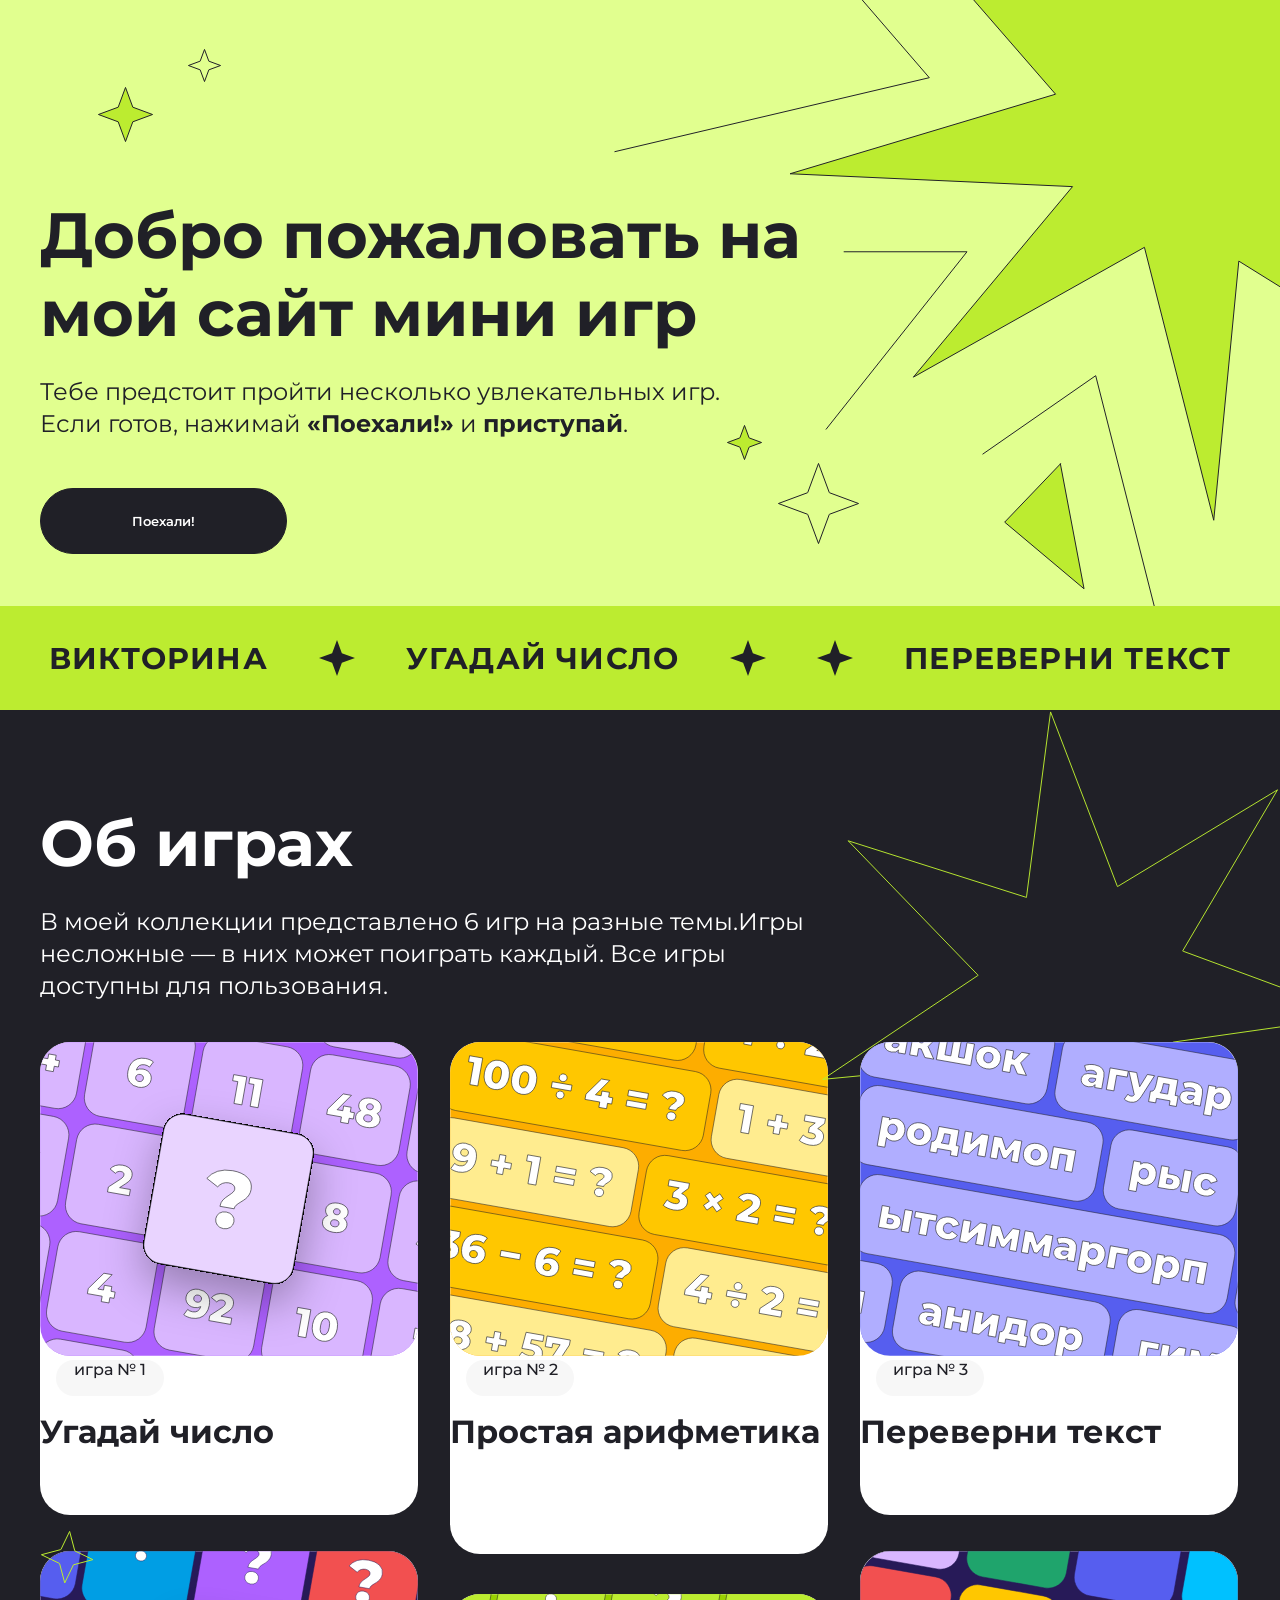
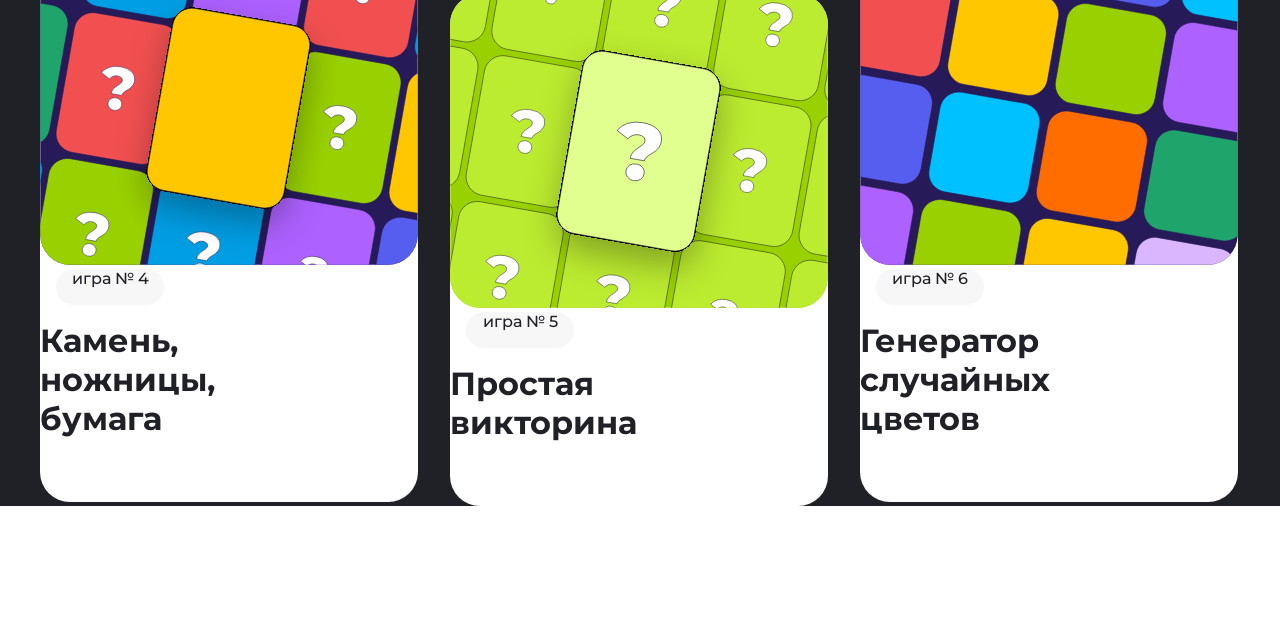
<file: index.html>
<!DOCTYPE html>
<html lang="en">

<head>
    <meta charset="UTF-8">
    <meta http-equiv="X-UA-Compatible" content="IE=edge">
    <meta name="viewport" content="width=device-width, initial-scale=1.0">
    <title>Homework</title>
    <link rel="preconnect" href="https://fonts.googleapis.com">
    <link rel="preconnect" href="https://fonts.gstatic.com" crossorigin>
    <link href="https://fonts.googleapis.com/css2?family=Montserrat:wght@400;500;600;700&display=swap" rel="stylesheet">
    <link rel="stylesheet" href="style.css">
</head>

<body>
    <div class="top content center">
        <img src="img/Star-fon.svg" alt="Star-fon" class="star-fon">
        <img src="img/Star2.svg" alt="Star2.svg" class="star">
        <img src="img/Star3.svg" alt="Star3.svg" class="staar">
        <img src="img/Star54.svg" alt="Star54.svg" class="starr">
        <img src="img/Star4.svg" alt="Star4.svg" class="sstar">
        <section class="top__content">

            <h1 class="top__title center">Добро пожаловать на мой сайт мини игр</h1>
            <p class="top__text center">Тебе предстоит пройти несколько увлекательных игр. Если готов, нажимай
                <b>«Поехали!»</b> и <b>приступай</b>.</p>
            <button class="top__button" href="top__ruway_text">Поехали!</button>
        </section>
        <div class="top__line">
            <div class="top__runway">
                <p class="top__runway_text">Викторина</p>
                <img src="img/Star.svg" alt="star-ranway">
                <p class="top__runway_text">Угадай число</p>
                <img src="img/Star.svg" alt="star-ranway">
                <img src="img/Star.svg" alt="star-ranway">
                <p class="top__runway_text">Переверни текст</p>
                <img src="img/Star.svg" alt="star-ranway">
                <p class="top__runway_text">Простая арифметика</p>
                <img src="img/Star.svg" alt="star-ranway">
                <p class="top__runway_text">Камень, ножницы, бумага</p>
                <img src="img/Star.svg" alt="star-ranway">
                <p class="top__runway_text">Генератор случайных цветов</p>
                <img src="img/Star.svg" alt="star-ranway">
            </div>
        </div>
    </div>
    <section class="container center">
          <img src="img/Star11.svg" alt="Star-fonn" class="star-fonn">
        <img src="img/Star112.svg" alt="Star112.svg" class="star-ra">
        <img src="img/Star121.svg" alt="Star3.svg" class="staar-rr">
        <h2 class="title" id="title">Об играх</h2>

        <p class="title__text">В моей коллекции представлено 6 игр на разные темы.Игры несложные — в них может поиграть
            каждый.
            Все игры доступны для пользования.</p>
        <div class="cart-box" style="align-items: flex-start;">
            <div class="cart-b1">
                <div class="cart1">
                    <a class="igra" href="#"><img class="cart-img1" src="img/card1.svg"></a>
                    </a>
                    <p class="text2">игра № 1</p>
                    <h3 class="text3">Угадай число</h3>
                </div>
                <div class="cart4">
                    <a class="igra" href="#"><img class="cart-img4" src="img/card4.svg"></a>
                    <p class="text2">игра № 4</p>
                    <h3 class="text3">Камень,<br />ножницы,<br />бумага</h3>
                </div>
            </div>

            <div class="cart-b2">
                <div class="cart2">
                    <a class="igra" href="#"><img class="cart-img2" src="img/card2.svg"></a>
                    <p class="text2">игра № 2</p>
                    <h3 class="text3">Простая арифметика</h3>
                </div>
                <div class="cart5">
                    <a class="igra" href="#"><img class="cart-img5" src="img/card5.svg"></a>
                    <p class="text2">игра № 5</p>
                    <h3 class="text3">Простая <br />викторина</h3>
                </div>
            </div>
            <div class="cart-b3">
                <div class="cart3">
                    <a class="igra" href="#"><img class="cart-img3" src="img/card3.svg"></a>
                    <p class="text2">игра № 3</p>
                    <h3 class="text3">Переверни текст</h3>
                </div>
                <div class="cart6">
                    <a class="igra" href="#"><img class="cart-img6" src="img/card6.svg"></a>
                    <p class="text2">игра № 6</p>
                    <h3 class="text3">Генератор <br /> случайных<br /> цветов</h3>
                </div>
            </div>
        </div>
        </div>
    </section>
</body>

</html>
</body>

</html>
</file>
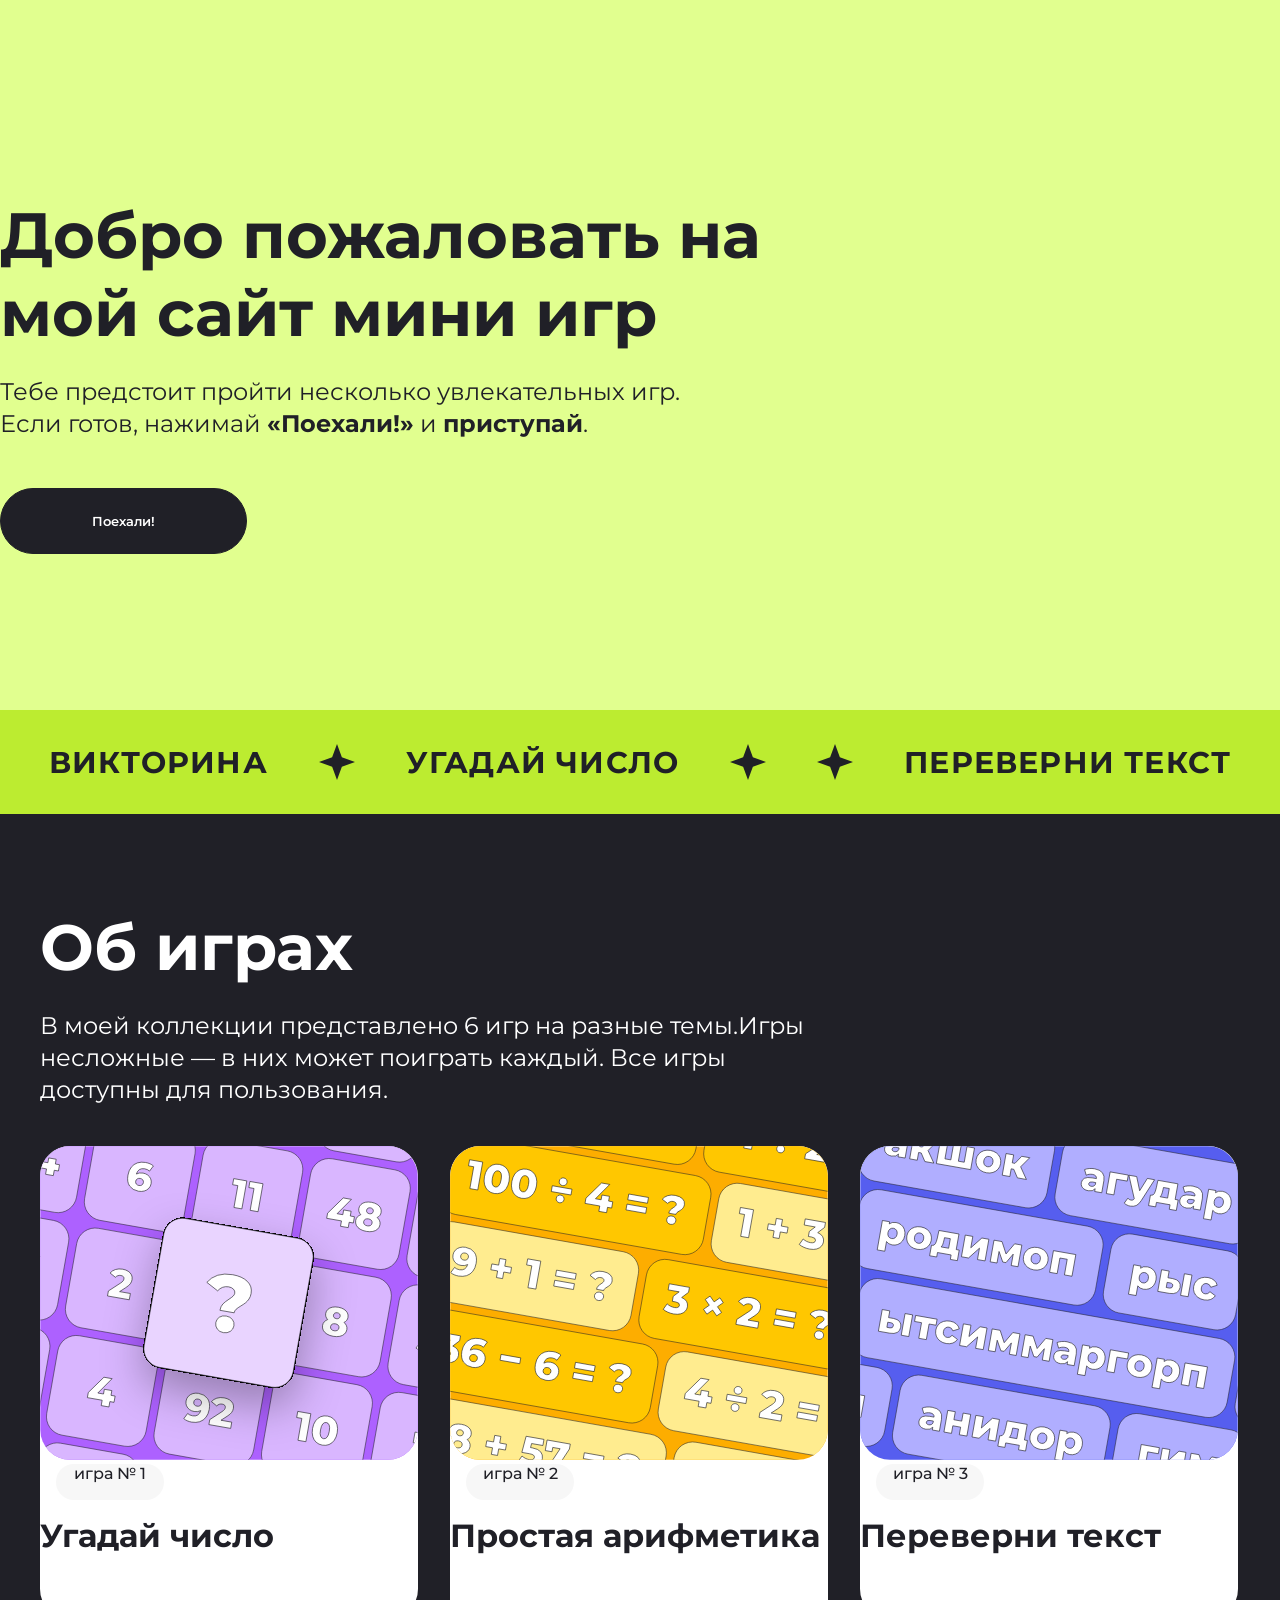
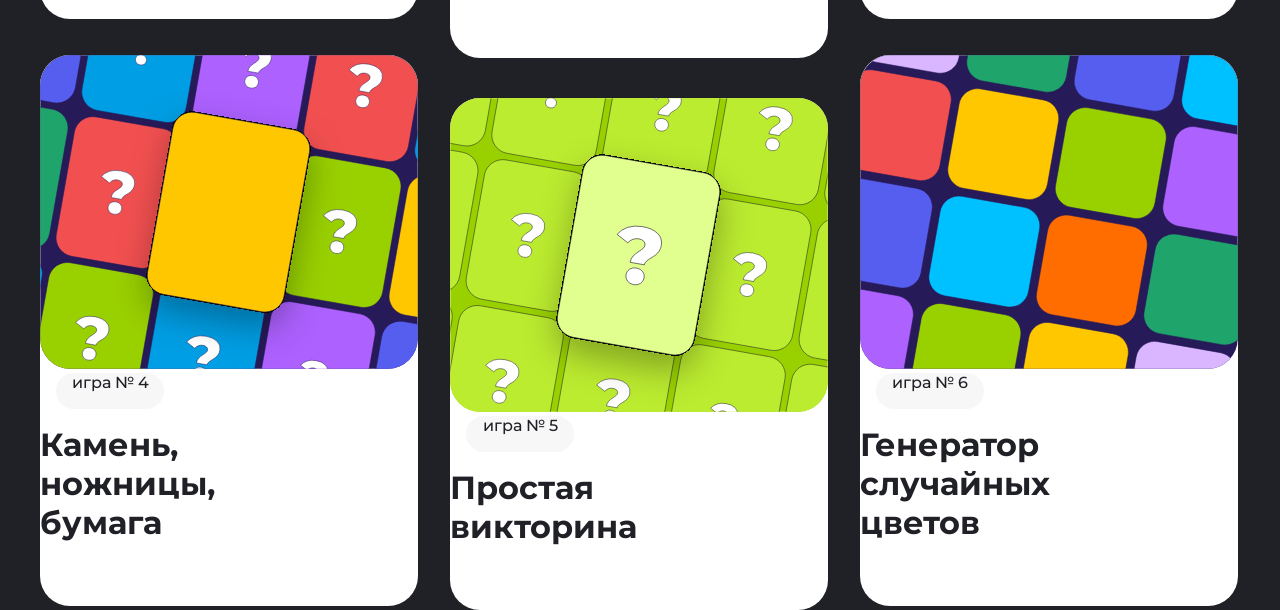
<file: ingex.html>
<!DOCTYPE html>
<html lang="en">
<head>
    <meta charset="UTF-8">
    <meta http-equiv="X-UA-Compatible" content="IE=edge">
    <meta name="viewport" content="width=device-width, initial-scale=1.0">
    <title>Homework</title>
    <link rel="preconnect" href="https://fonts.googleapis.com">
    <link rel="preconnect" href="https://fonts.gstatic.com" crossorigin>
    <link href="https://fonts.googleapis.com/css2?family=Montserrat:wght@400;500;600;700&display=swap" rel="stylesheet">
    <link rel="stylesheet" href="style.css">
</head>
<body>
    <div class="top content">
        <section class="top__content">
            <h1 class="top__title">Добро пожаловать на мой сайт мини игр</h1>
            <p class="top__text">Тебе предстоит пройти несколько увлекательных игр. Если готов, нажимай <b>«Поехали!»</b> и <b>приступай</b>.</p>
            <button class="top__button">Поехали!</button>
        </section>
    </div>
    <div class="top__runway">
        <p class="top__runway_text">Викторина</p>
        <img src="img/Star.svg" alt="star-ranway">
        <p class="top__runway_text">Угадай число</p>
        <img src="img/Star.svg" alt="star-ranway">
         <img src="img/Star.svg" alt="star-ranway">
        <p class="top__runway_text">Переверни текст</p>
        <img src="img/Star.svg" alt="star-ranway">
        <p class="top__runway_text">Простая арифметика</p>
        <img src="img/Star.svg" alt="star-ranway">
        <p class="top__runway_text">Камень, ножницы, бумага</p>
        <img src="img/Star.svg" alt="star-ranway">
        <p class="top__runway_text">Генератор случайных цветов</p>
        <img src="img/Star.svg" alt="star-ranway">
    </div>
     <section class="container center">
           
            <h2 class="title" id="title">Об играх</h2> 
       
    <p class="title__text">В моей коллекции представлено 6 игр на разные темы.Игры несложные — в них может поиграть каждый.
        Все игры доступны для пользования.</p>
        <div class="cart-box" style="align-items: flex-start;">
            <div class="cart-b1">
                <div class="cart1">
                    <a class="igra" href="#"><img class="cart-img1" src="img/card1.svg"></a>
                    </a> <p class="text2">игра № 1</p>
                    <h3 class="text3">Угадай число</h3>
                    </div>
                    <div class="cart4">
                    <a class="igra" href="#"><img class="cart-img4" src="img/card4.svg"></a>
                    <p class="text2">игра № 4</p>
                    <h3 class="text3">Камень,<br/>ножницы,<br/>бумага</h3>
                   </div>
                </div>
        
                <div class="cart-b2">
                <div class="cart2">
                    <a class="igra" href="#"><img class="cart-img2" src="img/card2.svg"></a>
                    <p class="text2">игра № 2</p>
                    <h3 class="text3">Простая арифметика</h3> 
                    </div>
                    <div class="cart5">
                    <a class="igra" href="#"><img class="cart-img5" src="img/card5.svg"></a>
                    <p class="text2">игра № 5</p>
                    <h3 class="text3">Простая <br/>викторина</h3>
                    </div>
            </div>
                <div class="cart-b3">
                <div class="cart3">
                    <a class="igra" href="#"><img class="cart-img3" src="img/card3.svg"></a>
                    <p class="text2">игра № 3</p>
                    <h3 class="text3">Переверни текст</h3>
                   </div>
                    <div class="cart6">
                    <a class="igra" href="#"><img class="cart-img6" src="img/card6.svg"></a>
                    <p class="text2">игра № 6</p>
                    <h3 class="text3">Генератор <br/> случайных<br/> цветов</h3>
                    </div>
                </div>
    </div>
    </div>
    </section>
</body>
</html>
</body>
</html>
<div></div>
</file>
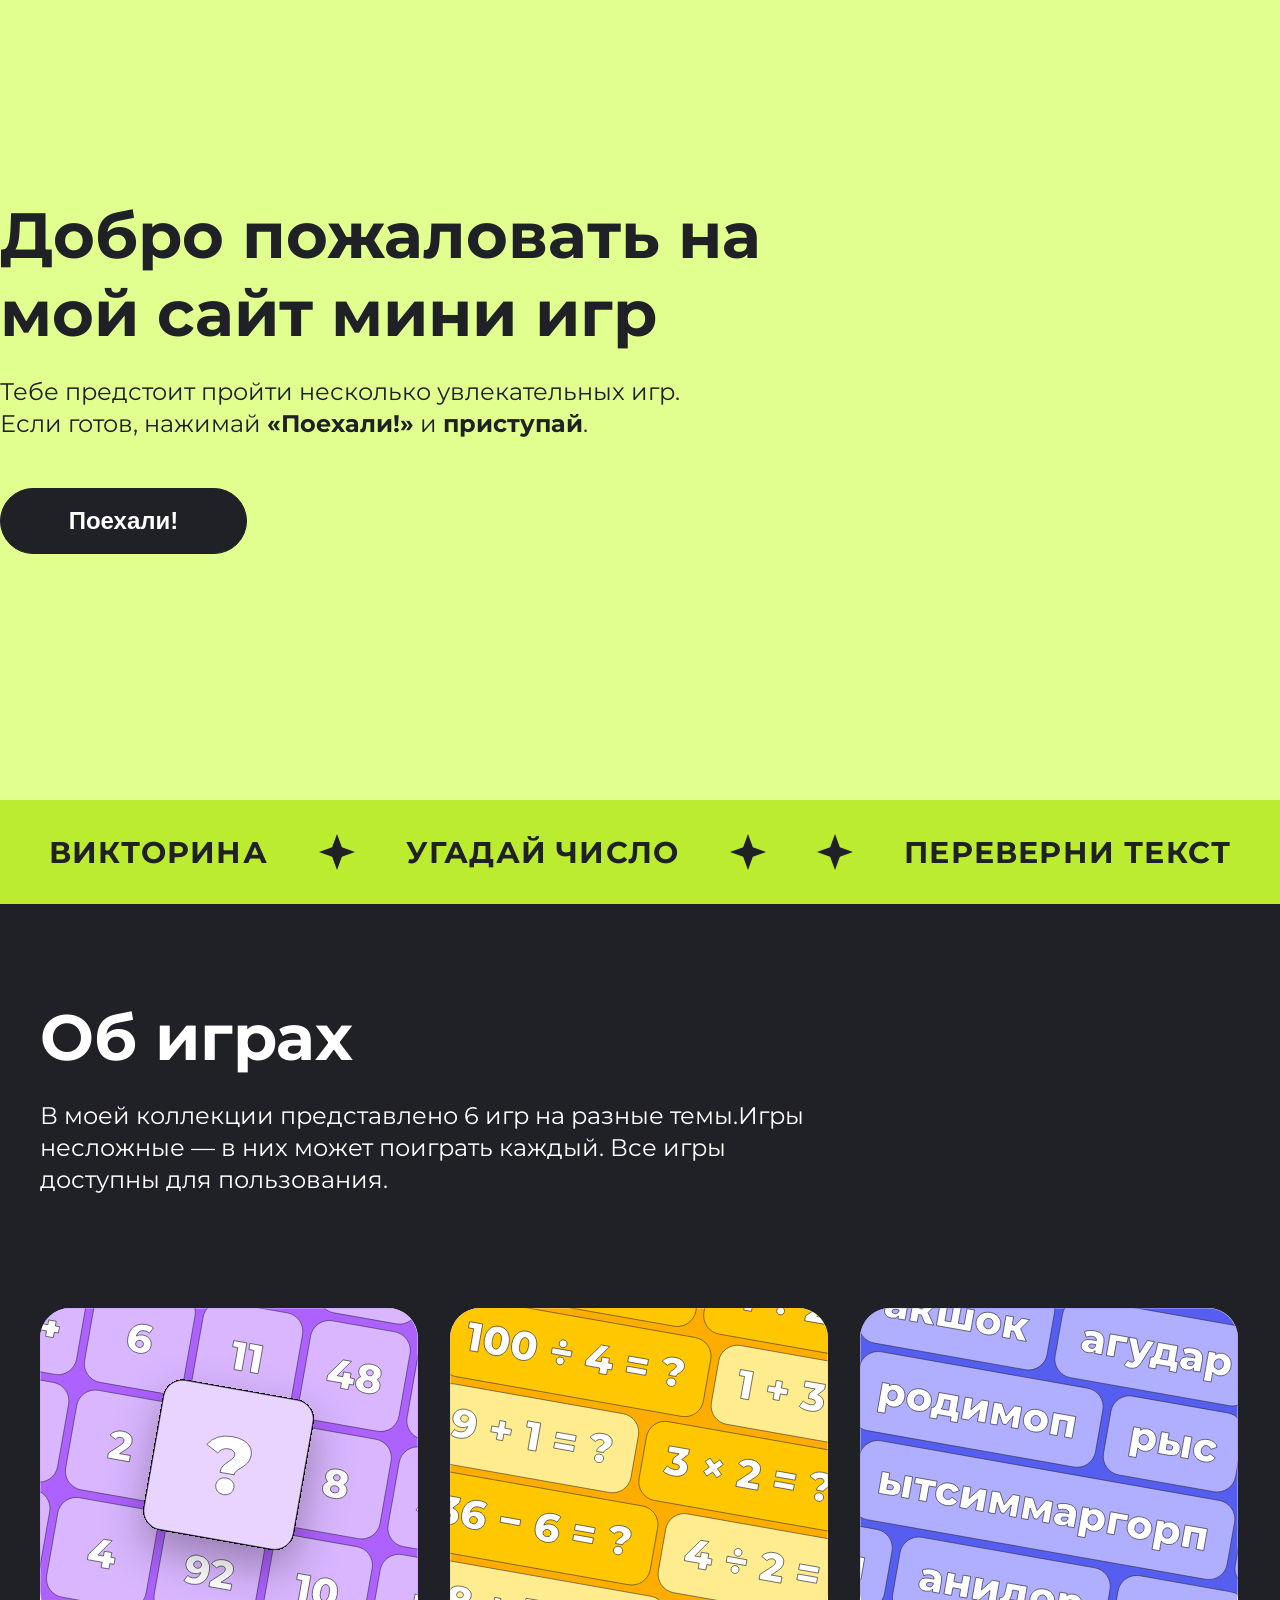
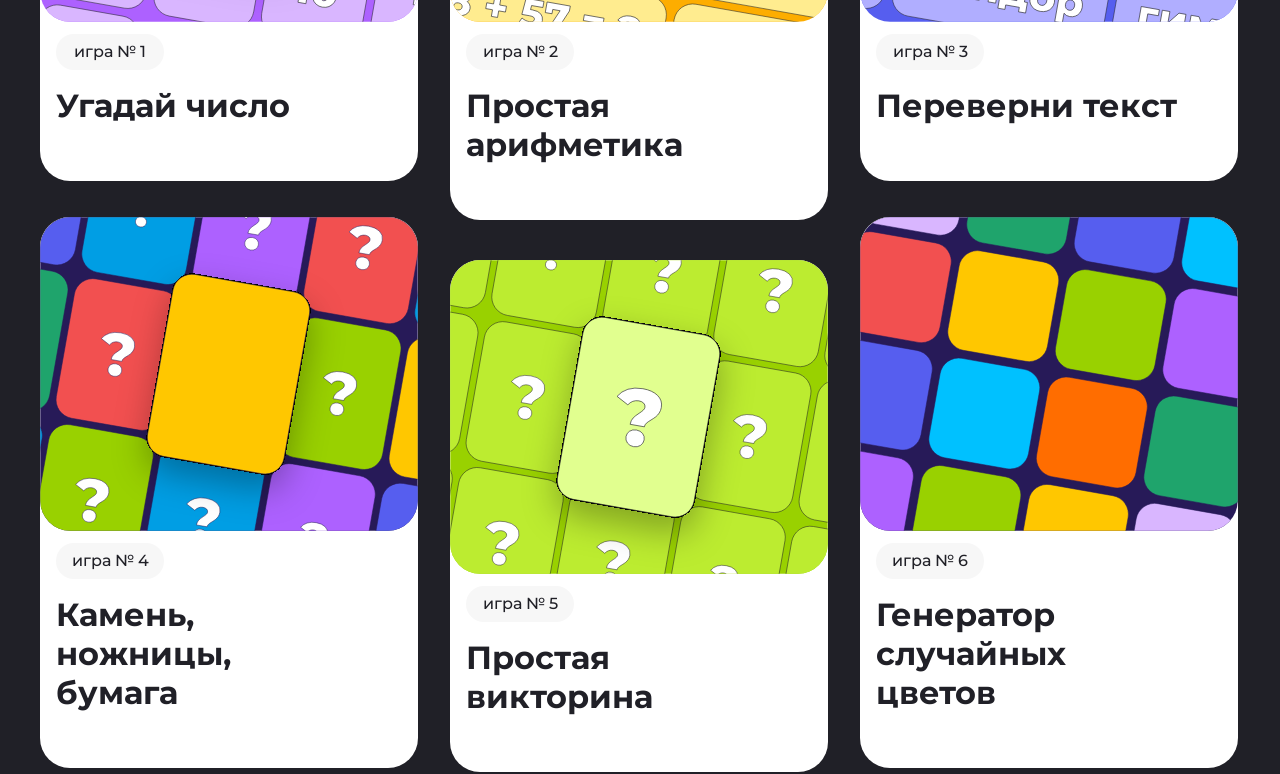
<file: мини игры/ingex.html>
<!DOCTYPE html>
<html lang="en">
<head>
    <meta charset="UTF-8">
    <meta http-equiv="X-UA-Compatible" content="IE=edge">
    <meta name="viewport" content="width=device-width, initial-scale=1.0">
    <title>Homework</title>
    <link rel="preconnect" href="https://fonts.googleapis.com">
    <link rel="preconnect" href="https://fonts.gstatic.com" crossorigin>
    <link href="https://fonts.googleapis.com/css2?family=Montserrat:wght@400;500;600;700&display=swap" rel="stylesheet">
    <link rel="stylesheet" href="style.css">
</head>
<body>
    <div class="top content">
        <section class="top__content">
            <h1 class="top__title">Добро пожаловать на мой сайт мини игр</h1>
            <p class="top__text">Тебе предстоит пройти несколько увлекательных игр. Если готов, нажимай <b>«Поехали!»</b> и <b>приступай</b>.</p>
            <button class="top__button">Поехали!</button>
        </section>
    </div>
    <div class="top__runway">
        <p class="top__runway_text">Викторина</p>
        <img src="img/Star.svg" alt="star-ranway">
        <p class="top__runway_text">Угадай число</p>
        <img src="img/Star.svg" alt="star-ranway">
         <img src="img/Star.svg" alt="star-ranway">
        <p class="top__runway_text">Переверни текст</p>
        <img src="img/Star.svg" alt="star-ranway">
        <p class="top__runway_text">Простая арифметика</p>
        <img src="img/Star.svg" alt="star-ranway">
        <p class="top__runway_text">Камень, ножницы, бумага</p>
        <img src="img/Star.svg" alt="star-ranway">
        <p class="top__runway_text">Генератор случайных цветов</p>
        <img src="img/Star.svg" alt="star-ranway">
    </div>
     <section class="container center">
           
            <h2 class="title" id="title">Об играх</h2> 
       
    <p class="title__text">В моей коллекции представлено 6 игр на разные темы.Игры несложные — в них может поиграть каждый.
        Все игры доступны для пользования.</p>
        <div class="cart-box" style="align-items: flex-start;">
            <div class="cart-b1">
                <div class="cart1">
                    <a class="igra" href="#"><img class="cart-img1" src="img/card1.svg"></a>
                    </a> <p class="text2">игра № 1</p>
                    <h3 class="text3">Угадай число</h3>
                    </div>
                    <div class="cart4">
                    <a class="igra" href="#"><img class="cart-img4" src="img/card4.svg"></a>
                    <p class="text2">игра № 4</p>
                    <h3 class="text3">Камень,<br/>ножницы,<br/>бумага</h3>
                   </div>
                </div>
        
                <div class="cart-b2">
                <div class="cart2">
                    <a class="igra" href="#"><img class="cart-img2" src="img/card2.svg"></a>
                    <p class="text2">игра № 2</p>
                    <h3 class="text3">Простая арифметика</h3> 
                    </div>
                    <div class="cart5">
                    <a class="igra" href="#"><img class="cart-img5" src="img/card5.svg"></a>
                    <p class="text2">игра № 5</p>
                    <h3 class="text3">Простая <br/>викторина</h3>
                    </div>
            </div>
                <div class="cart-b3">
                <div class="cart3">
                    <a class="igra" href="#"><img class="cart-img3" src="img/card3.svg"></a>
                    <p class="text2">игра № 3</p>
                    <h3 class="text3">Переверни текст</h3>
                   </div>
                    <div class="cart6">
                    <a class="igra" href="#"><img class="cart-img6" src="img/card6.svg"></a>
                    <p class="text2">игра № 6</p>
                    <h3 class="text3">Генератор <br/> случайных<br/> цветов</h3>
                    </div>
                </div>
    </div>
    </div>
    </section>
</body>
</html>
</body>
</html>
</file>
<file: style.css>
@charset "UTF-8";
* {
  margin: 0;
  padding: 0;
}

body {
  font-family: "Montserrat", sans-serif;
<<<<<<< HEAD
  overflow-x: hidden; 
=======
>>>>>>> 6c30c138470f8cac80b1a79f1861f98ec9d4797c
}

a {
  text-decoration: none;
}

.center {
  padding-left: calc(50% - 600px);
  padding-right: calc(50% - 600px);
}

.top {
<<<<<<< HEAD
  background: #E1FF8F;
  overflow: hidden;
  position: relative;

=======
  height: 800px;
  background: #E1FF8F;
>>>>>>> 6c30c138470f8cac80b1a79f1861f98ec9d4797c
}
.top__title {
  width: 769px;
  color: #202027;
  font-size: 64px;
  font-style: normal;
  font-weight: 700;
  line-height: normal;
  padding-top: 196px;
  padding-bottom: 24px;
}
.top__text {
  width: 720px;
  color: #202027;
  font-size: 24px;
  font-style: normal;
  font-weight: 400;
  line-height: 32px; /* 133.333% */
  padding-bottom: 48px;
}
.top__button {
  width: 247px;
  height: 66px;
  border-radius: 60px;
  border: 1px solid #202027;
  background: #202027;
  color: #FFF;
  text-align: center;
<<<<<<< HEAD
  font-size: 34px;
  font-style: normal;
  font-weight: 600;
  line-height: 141.688%; /* 34.005px */
  margin-bottom: 246px;
  font-family: "Montserrat";
=======
  font-size: 24px;
  font-style: normal;
  font-weight: 600;
  line-height: 141.688%; /* 34.005px */
  margin-bottom: 156px;
>>>>>>> 6c30c138470f8cac80b1a79f1861f98ec9d4797c
}
.top__button:hover {
  background: #FFF;
  color: #000;
}
.top__runway {
  height: 50px;
  background: #BCEC30;
  display: inline-flex;
  padding: 27px 49px;
  flex-direction: row;
  align-items: center;
  gap: 51px;
  overflow: hidden;
}
.top__runway_text {
  color: #202027;
  font-size: 30px;
  font-style: normal;
  font-weight: 700;
  line-height: 110%; /* 33px */
  letter-spacing: 1.2px;
  text-transform: uppercase;
  white-space: nowrap; /* Запрещаем перенос текста на новую строку */
}/*# sourceMappingURL=style.css.map */
.title__text {
  font-family: Montserrat;
  font-size: 24px;
  font-weight: 400;
  line-height: 32px;
  text-align: left;
  width: 788px;
<<<<<<< HEAD
  height: 38.2px;
=======
  height: 96px;
>>>>>>> 6c30c138470f8cac80b1a79f1861f98ec9d4797c
  padding-bottom: 72px;
  color: #FFFFFF;
}
.container {
  background: #202027;
<<<<<<< HEAD
=======
  height: 1470px;
>>>>>>> 6c30c138470f8cac80b1a79f1861f98ec9d4797c
}
.cart-box {
  margin-top: 40px;
  display: flex;
  gap: 32px;
  -moz-columns: 3;
  columns: 3;
<<<<<<< HEAD
  margin-left: 10px;
=======
>>>>>>> 6c30c138470f8cac80b1a79f1861f98ec9d4797c
}
.cart1 {
  height: 473px;
  background-color: #fff;
  width: 378px;
  border-radius: 30px;
}

.cart2 {
  background-color: #fff;
  width: 378px;
  border-radius: 30px;
  height: 512px;
}

.cart3 {
  background-color: #fff;
  width: 378px;
  border-radius: 30px;
  transform: scale(1);
  transition: ls;
  height: 473px;
}

.cart4 {
  background-color: #fff;
  width: 378px;
  margin-top: 36px;
  border-radius: 30px;
  height: 551px;
}

.cart5 {
  background-color: #fff;
  width: 378px;
  margin-top: 40px;
  border-radius: 30px;
  height: 512px;
}

.cart6 {
  background-color: #fff;
  width: 378px;
  margin-top: 36px;
  border-radius: 30px;
  height: 551px;
}
.cart-img1 {
  width: 378px;
}

.cart-img2 {
  width: 378px;
}

.cart-img3 {
  width: 378px;
}

.cart-img4 {
  width: 378px;
}

.cart-img5 {
  width: 378px;
}

.cart-img6 {
  width: 378px;
}
.text2 {
  border-radius: 52.58px;
  background: rgb(247, 247, 247);
  color: rgb(32, 32, 39);
  font-family: Montserrat;
  font-size: 16px;
  font-weight: 500;
<<<<<<< HEAD
  line-height: 47px;
  width: 108px;
  height: 36px;
  margin-left: 32px;
=======
  line-height: 35px;
  width: 108px;
  height: 36px;
  margin-left: 16px;
>>>>>>> 6c30c138470f8cac80b1a79f1861f98ec9d4797c
  margin-top: 8px;
  text-align: center;
}

.text3 {
  color: rgb(32, 32, 39);
  font-family: Montserrat;
  font-size: 32px;
  font-weight: 700;
  line-height: 39px;
  letter-spacing: 0px;
  text-align: left;
<<<<<<< HEAD
  margin-left: 32px;
  margin-top: 32px;
  margin-bottom: 32px;
=======
  margin-left: 16px;
  margin-top: 16px;
  margin-bottom: 20px;
>>>>>>> 6c30c138470f8cac80b1a79f1861f98ec9d4797c
}
.title {
  font-size: 64px;
  font-weight: 700;
  line-height: 78px;
  text-align: left;
  width: 314px;
  height: 78px;
  padding-top: 94px;
  padding-bottom: 24px;
  color: #FFFFFF;
  scroll-behavior: smooth;
<<<<<<< HEAD
}
/* .top__content::before{
  content: "";
 background-image: url(./img/Star-fon.svg);
 background-position: 20px;
 background-repeat: no-repeat;
 width: 749.55px;
 height: 791.06px;
 position: absolute;
 right: -142px;
  
}
.top__content{
  position: relative;
} 

.top__content::after{
  content: "";
 background-image: url(./img/Star54.svg);
 background-position: 20px;
 background-repeat: no-repeat;
 width: 749.55px;
 height: 791.06px;
 transform: translate(-93%, -98%);
 position: absolute;
 right: -142px;
  
}
.top__content{
  position: relative;
  
} */
.star-fon{
  width: 749.55px;
 height: 791.06px;
 position: absolute;
 right: 0;
}
.top__line{
  position: absolute;
  z-index: 999;
  bottom: 0;
  left: 0;
}
.star{

}
.staar{

}
.starr{
  width: 37px;
 height: 209px;
 position: absolute;
 right: 517px;
 bottom: 163px;
}
.sstar{
  width: 83px;
 height: 309px;
 position: absolute;
 right: 420px;
 bottom: 52px;
}
.star{
  margin-left: 57px;
 width: 57px;
 height: 229px;
 position: absolute;
}
.staar{
margin-left: 147px;
 width: 35px;
 height: 131px;
 position: absolute;
}
.star-fonn{
width: 481.72px;
position: absolute;
height: 539.72px;
right: 0;
}

.container{
  position: relative;
}
.staar-rr{
  top: 820px;
  left: 40px;
    position: absolute;
}
.star-ra{
   margin-left: -81px;
    width: 31.34px;
    height: 1506.6px;
    position: absolute;
=======
>>>>>>> 6c30c138470f8cac80b1a79f1861f98ec9d4797c
}
</file>
<file: мини игры/style.css>
@charset "UTF-8";
* {
  margin: 0;
  padding: 0;
}

body {
  font-family: "Montserrat", sans-serif;
}

a {
  text-decoration: none;
}

.center {
  padding-left: calc(50% - 600px);
  padding-right: calc(50% - 600px);
}

.top {
  height: 800px;
  background: #E1FF8F;
}
.top__title {
  width: 769px;
  color: #202027;
  font-size: 64px;
  font-style: normal;
  font-weight: 700;
  line-height: normal;
  padding-top: 196px;
  padding-bottom: 24px;
}
.top__text {
  width: 720px;
  color: #202027;
  font-size: 24px;
  font-style: normal;
  font-weight: 400;
  line-height: 32px; /* 133.333% */
  padding-bottom: 48px;
}
.top__button {
  width: 247px;
  height: 66px;
  border-radius: 60px;
  border: 1px solid #202027;
  background: #202027;
  color: #FFF;
  text-align: center;
  font-size: 24px;
  font-style: normal;
  font-weight: 600;
  line-height: 141.688%; /* 34.005px */
  margin-bottom: 156px;
}
.top__button:hover {
  background: #FFF;
  color: #000;
}
.top__runway {
  height: 50px;
  background: #BCEC30;
  display: inline-flex;
  padding: 27px 49px;
  flex-direction: row;
  align-items: center;
  gap: 51px;
  overflow: hidden;
}
.top__runway_text {
  color: #202027;
  font-size: 30px;
  font-style: normal;
  font-weight: 700;
  line-height: 110%; /* 33px */
  letter-spacing: 1.2px;
  text-transform: uppercase;
  white-space: nowrap; /* Запрещаем перенос текста на новую строку */
}/*# sourceMappingURL=style.css.map */
.title__text {
  font-family: Montserrat;
  font-size: 24px;
  font-weight: 400;
  line-height: 32px;
  text-align: left;
  width: 788px;
  height: 96px;
  padding-bottom: 72px;
  color: #FFFFFF;
}
.container {
  background: #202027;
  height: 1470px;
}
.cart-box {
  margin-top: 40px;
  display: flex;
  gap: 32px;
  -moz-columns: 3;
  columns: 3;
}
.cart1 {
  height: 473px;
  background-color: #fff;
  width: 378px;
  border-radius: 30px;
}

.cart2 {
  background-color: #fff;
  width: 378px;
  border-radius: 30px;
  height: 512px;
}

.cart3 {
  background-color: #fff;
  width: 378px;
  border-radius: 30px;
  transform: scale(1);
  transition: ls;
  height: 473px;
}

.cart4 {
  background-color: #fff;
  width: 378px;
  margin-top: 36px;
  border-radius: 30px;
  height: 551px;
}

.cart5 {
  background-color: #fff;
  width: 378px;
  margin-top: 40px;
  border-radius: 30px;
  height: 512px;
}

.cart6 {
  background-color: #fff;
  width: 378px;
  margin-top: 36px;
  border-radius: 30px;
  height: 551px;
}
.cart-img1 {
  width: 378px;
}

.cart-img2 {
  width: 378px;
}

.cart-img3 {
  width: 378px;
}

.cart-img4 {
  width: 378px;
}

.cart-img5 {
  width: 378px;
}

.cart-img6 {
  width: 378px;
}
.text2 {
  border-radius: 52.58px;
  background: rgb(247, 247, 247);
  color: rgb(32, 32, 39);
  font-family: Montserrat;
  font-size: 16px;
  font-weight: 500;
  line-height: 35px;
  width: 108px;
  height: 36px;
  margin-left: 16px;
  margin-top: 8px;
  text-align: center;
}

.text3 {
  color: rgb(32, 32, 39);
  font-family: Montserrat;
  font-size: 32px;
  font-weight: 700;
  line-height: 39px;
  letter-spacing: 0px;
  text-align: left;
  margin-left: 16px;
  margin-top: 16px;
  margin-bottom: 20px;
}
.title {
  font-size: 64px;
  font-weight: 700;
  line-height: 78px;
  text-align: left;
  width: 314px;
  height: 78px;
  padding-top: 94px;
  padding-bottom: 24px;
  color: #FFFFFF;
  scroll-behavior: smooth;
}
</file>
